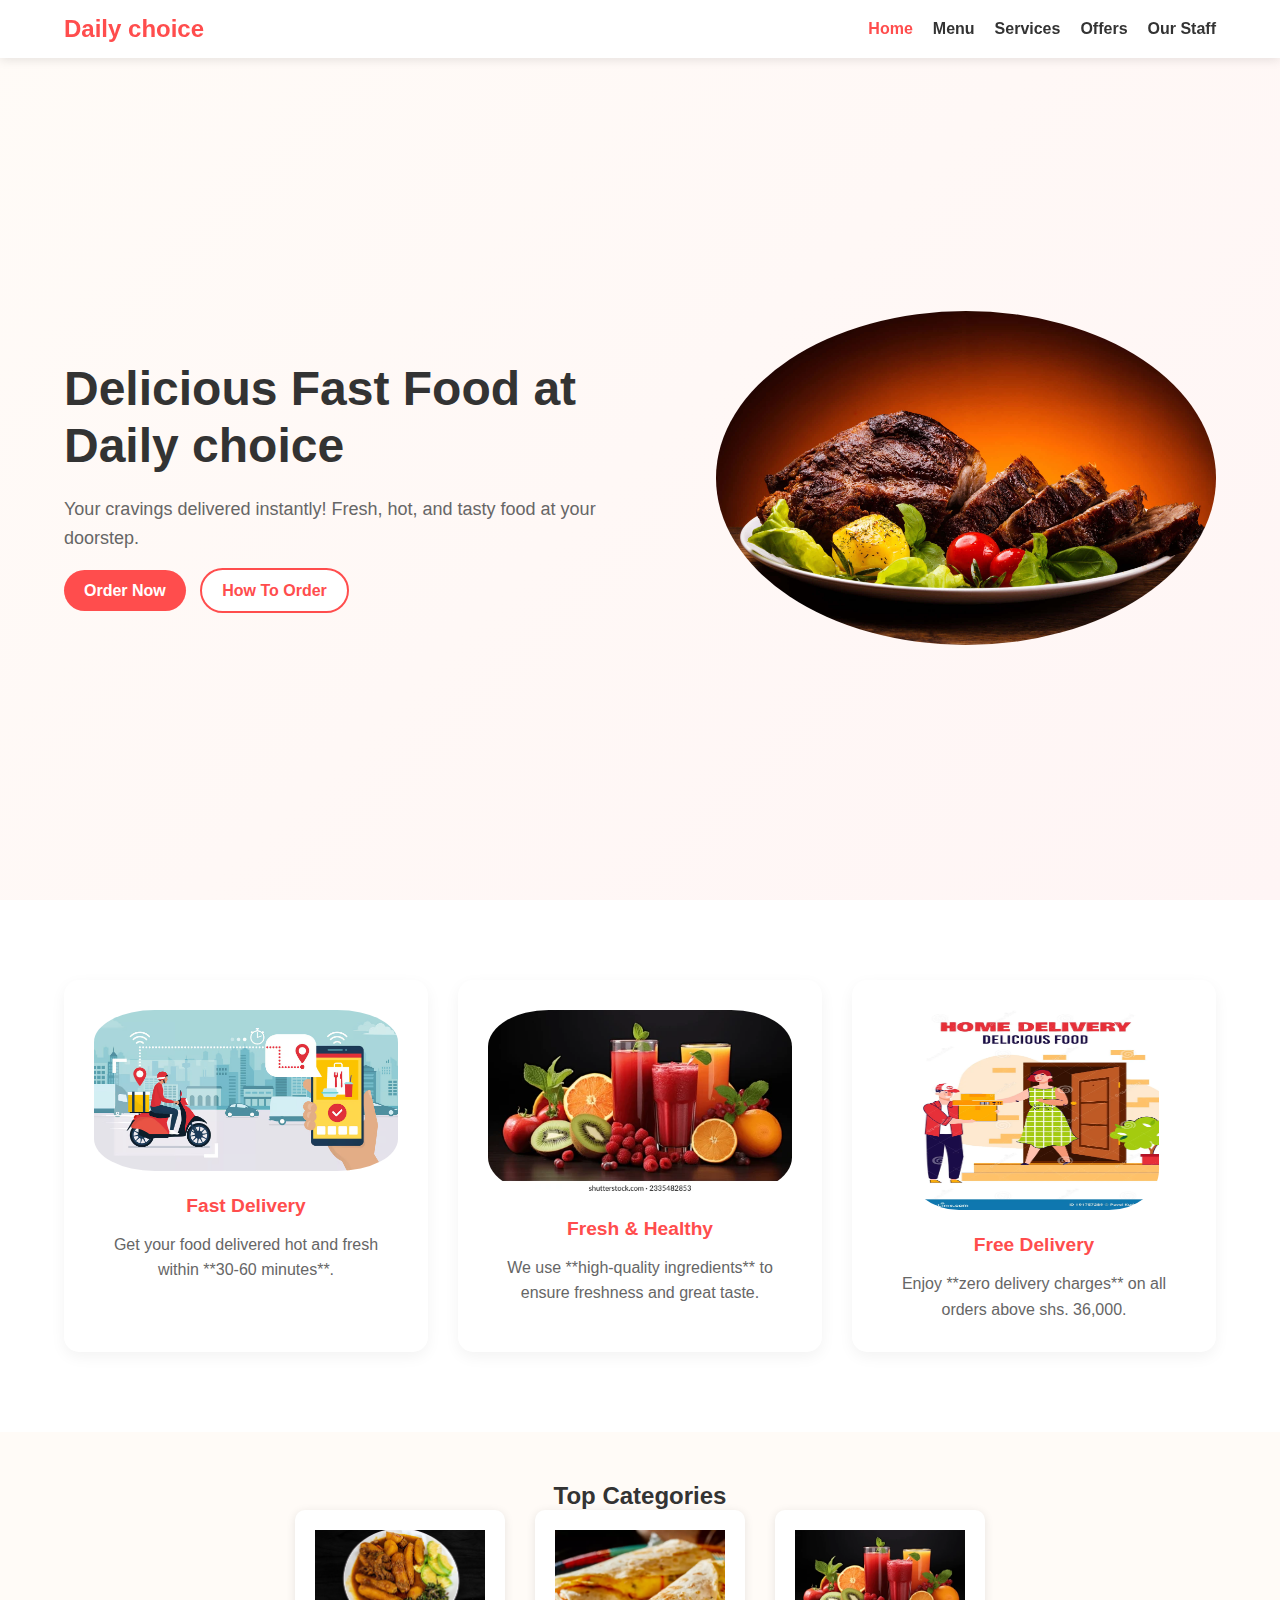
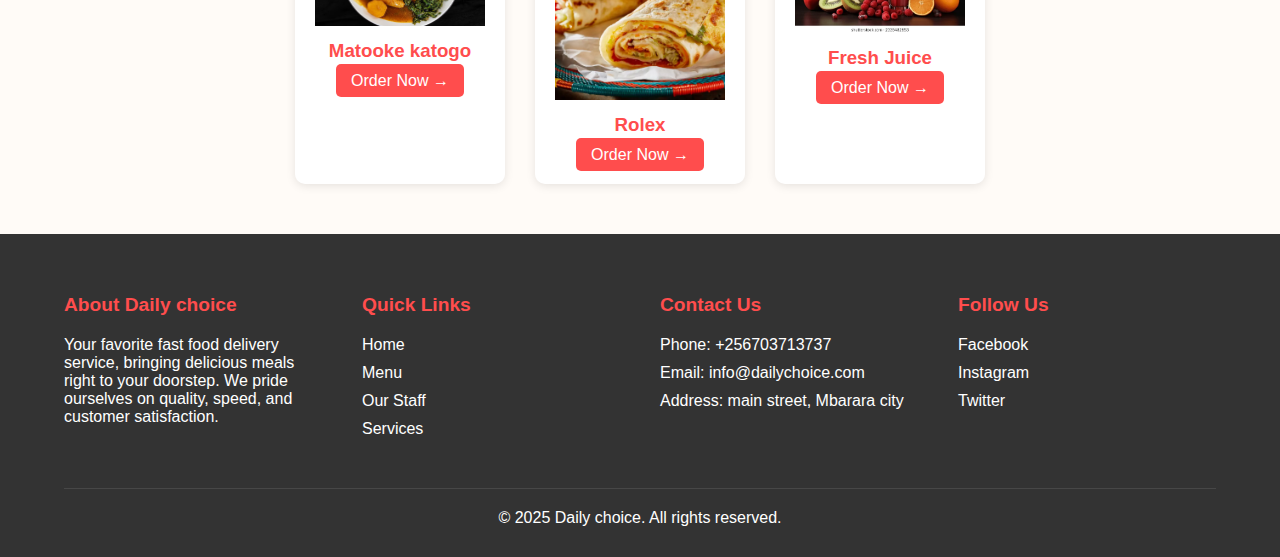
<file: Restaurant/index.html>
<!DOCTYPE html>
<html lang="en">
<head>
    <meta charset="UTF-8">
    <meta name="viewport" content="width=device-width, initial-scale=1.0">
    <title>Daily choice - Fast Food Delivery</title>
    <link rel="stylesheet" href="style.css">
    <script src="script.js" defer></script>
</head>
<body>

    <!-- Header -->
    <header>
        <div class="logo">Daily choice</div>
        <nav>
            <ul class="nav-links">
                <li><a href="index.html" class="active">Home</a></li>
                <li><a href="menu.html" >Menu</a></li>
                <li><a href="services.html">Services</a></li>
                <li><a href="offer.html">Offers</a></li>
                <li><a href="staff.html">Our Staff</a></li>
            </ul>
        </nav>
        <div class="hamburger">
            <span></span>
            <span></span>
            <span></span>
        </div>
    </header>
    
    <!-- Hero Section -->
    <section class="hero">
        <div class="hero-text">
            <h1>Delicious Fast Food at <span>Daily choice</span></h1>
            <p>Your cravings delivered instantly! Fresh, hot, and tasty food at your doorstep.</p>
            <div class="hero-buttons">
                <a href="menu.html" class="btn buy">Order Now</a>
                <a href="services.html#how-it-works" class="btn how">How To Order</a>
                
            </div>
        </div>
        <div class="hero-image">
            <img src="delicious-food.jpg" alt="Delicious Food">
        </div>
    </section>

    <!-- Features Section -->
    <section class="features">
        <div class="feature">
            <img src="fast-delivery.avif" alt="Fast Delivery">
            <h3>Fast Delivery</h3>
            <p>Get your food delivered hot and fresh within **30-60 minutes**.</p>
        </div>
        <div class="feature">
            <img src="fresh-juice.webp" alt="Fresh Food">
            <h3>Fresh & Healthy</h3>
            <p>We use **high-quality ingredients** to ensure freshness and great taste.</p>
        </div>
        <div class="feature">
            <img src="free-delivery.webp" alt="Free Delivery"style="height: 200px;width: 250px;">
            <h3>Free Delivery</h3>
            <p>Enjoy **zero delivery charges** on all orders above shs. 36,000.</p>
        </div>
    </section>

    <!-- Best Delivered Categories -->
    <section class="categories">
        <h2>Top <span>Categories</span></h2>
        <div class="category-container">
            <div class="category">
                <img src="matooke.jpg" alt="matooke">
                <h3>Matooke katogo</h3>
                <a href="menu.html#matooke" class="order-btn">Order Now →</a>
            </div>
            <div class="category">
                <img src="rolex.webp" alt="chapatiegg roll">
                <h3>Rolex</h3>
                <a href="menu.html#rolex" class="order-btn">Order Now →</a>
            </div>
            <div class="category">
                <img src="fresh-juice.webp" alt="fresh juice">
                <h3>Fresh Juice</h3>
                <a href="menu.html#juice" class="order-btn">Order Now →</a>
            </div>
        </div>
    </section>

    <!-- Footer -->
    <footer>
        <div class="footer-content">
            <div class="footer-section">
                <h3>About Daily choice</h3>
                <p>Your favorite fast food delivery service, bringing delicious meals right to your doorstep. We pride ourselves on quality, speed, and customer satisfaction.</p>
            </div>
            <div class="footer-section">
                <h3>Quick Links</h3>
                <ul>
                    <li><a href="index.html">Home</a></li>
                    <li><a href="menu.html">Menu</a></li>
                    <li><a href="staff.html">Our Staff</a></li>
                    <li><a href="services.html">Services</a></li>
                </ul>
            </div>
            <div class="footer-section">
                <h3>Contact Us</h3>
                <ul>
                    <li>Phone: +256703713737</li>
                    <li>Email: info@dailychoice.com</li>
                    <li>Address: main street, Mbarara city</li>
                </ul>
            </div>
            <div class="footer-section">
                <h3>Follow Us</h3>
                <ul>
                    <li><a href="#">Facebook</a></li>
                    <li><a href="#">Instagram</a></li>
                    <li><a href="#">Twitter</a></li>
                </ul>
            </div>
        </div>
        <div class="footer-bottom">
            <p>&copy; 2025 Daily choice. All rights reserved.</p>
        </div>
    </footer>

</body>
</html>
</file>
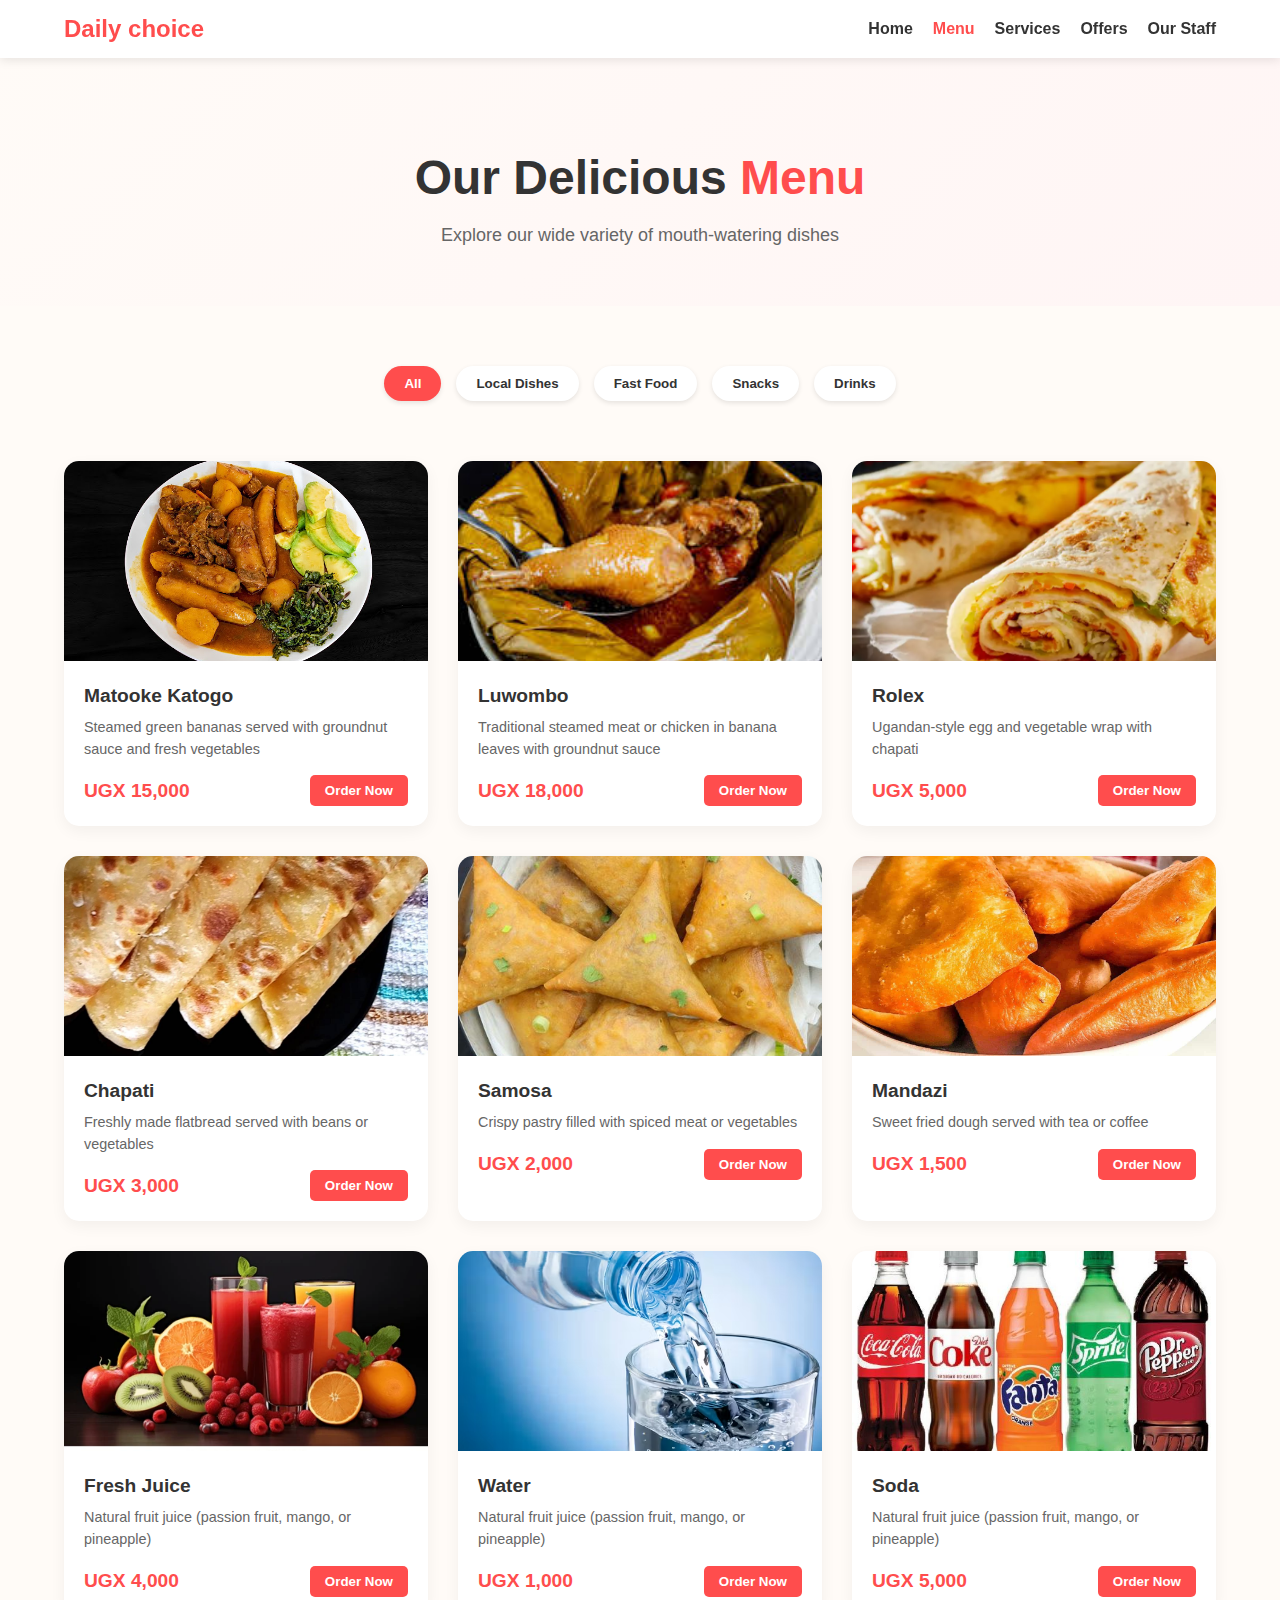
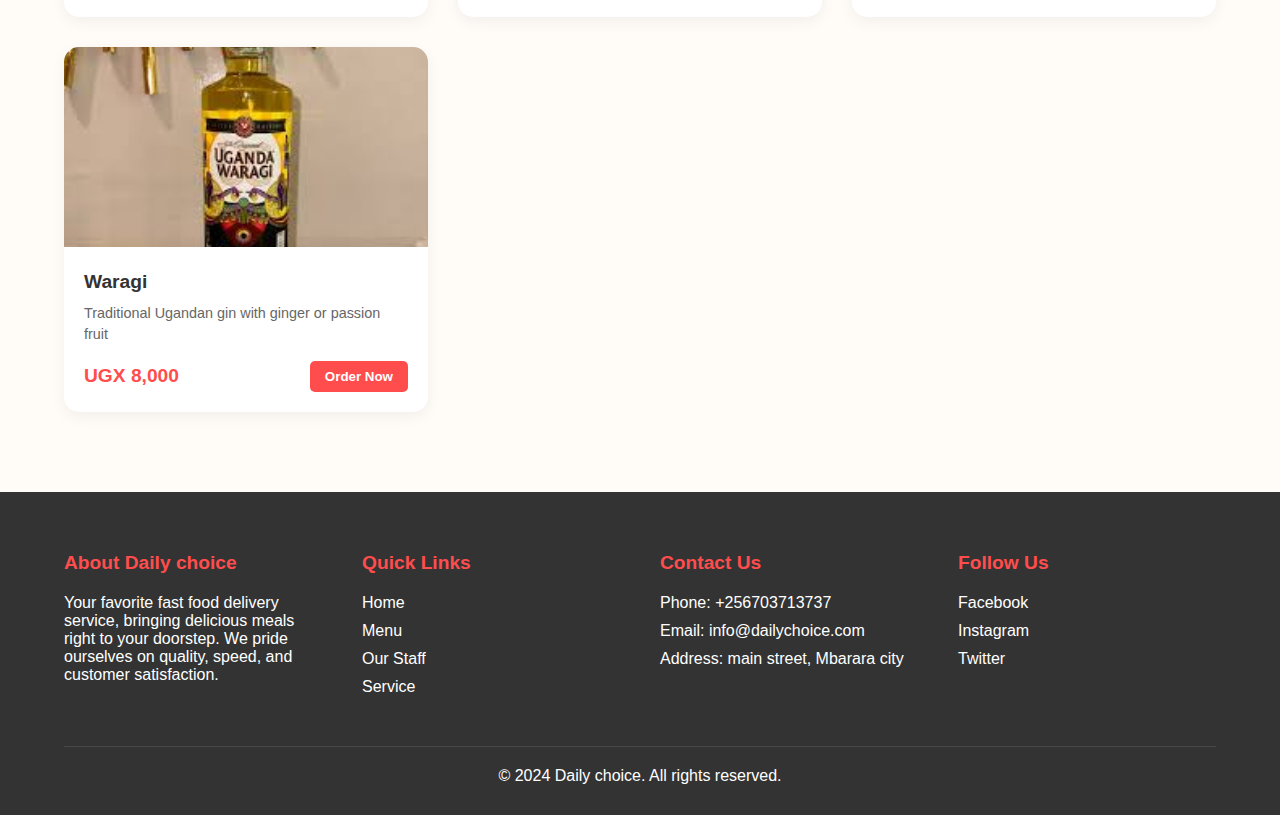
<file: Restaurant/menu.html>
<!DOCTYPE html>
<html lang="en">
<head>
    <meta charset="UTF-8">
    <meta name="viewport" content="width=device-width, initial-scale=1.0">
    <title>Menu - Daily choice</title>
    <link rel="stylesheet" href="style.css">
    <link rel="stylesheet" href="menu.css">
    <script src="script.js" defer></script>
</head>
<body>
    <!-- Header -->
    <header>
        <div class="logo">Daily choice</div>
        <nav>
            <ul class="nav-links">
                <li><a href="index.html">Home</a></li>
                <li><a href="menu.html" class="active">Menu</a></li>
                <li><a href="services.html">Services</a></li>
                <li><a href="offer.html">Offers</a></li>
                <li><a href="staff.html">Our Staff</a></li>
            </ul>
        </nav>
        <div class="hamburger">
            <span></span>
            <span></span>
            <span></span>
        </div>
    </header>

    <!-- Menu Hero Section -->
    <section class="menu-hero">
        <h1>Our Delicious <span>Menu</span></h1>
        <p>Explore our wide variety of mouth-watering dishes</p>
    </section>

    <!-- Menu Categories -->
    <section class="menu-categories">
        <div class="category-filters">
            <button class="filter-btn active" data-category="all">All</button>
            <button class="filter-btn" data-category="local">Local Dishes</button>
            <button class="filter-btn" data-category="fast-food">Fast Food</button>
            <button class="filter-btn" data-category="snacks">Snacks</button>
            <button class="filter-btn" data-category="drinks">Drinks</button>
        </div>

        <div class="menu-grid">
            <!-- Local Dishes -->
            <div class="menu-item" id="matooke" data-category="local">
                <img src="matooke.jpg" alt="Matooke">
                <div class="menu-item-content">
                    <h3>Matooke Katogo</h3>
                    <p>Steamed green bananas served with groundnut sauce and fresh vegetables</p>
                    <div class="menu-item-footer">
                        <span class="price">UGX 15,000</span>
                        <button onclick="OrderNow()" class="add-to-cart">Order Now</button>
                    </div>
                </div>
            </div>

            <div class="menu-item" data-category="local">
                <img src="luwombo.jpeg" alt="Luwombo">
                <div class="menu-item-content">
                    <h3>Luwombo</h3>
                    <p>Traditional steamed meat or chicken in banana leaves with groundnut sauce</p>
                    <div class="menu-item-footer">
                        <span class="price">UGX 18,000</span>
                        <button onclick="OrderNow()" class="add-to-cart">Order Now</button>
                    </div>
                </div>
            </div>

            <!-- Fast Food -->
            <div class="menu-item" id="rolex" data-category="fast-food">
                <img src="rolex.webp" alt="Rolex">
                <div class="menu-item-content">
                    <h3>Rolex</h3>
                    <p>Ugandan-style egg and vegetable wrap with chapati</p>
                    <div class="menu-item-footer">
                        <span class="price">UGX 5,000</span>
                        <button onclick="OrderNow()" class="add-to-cart">Order Now</button>
                    </div>
                </div>
            </div>

            <div class="menu-item" data-category="fast-food">
                <img src="chapatti.jpg" alt="Chapati">
                <div class="menu-item-content">
                    <h3>Chapati</h3>
                    <p>Freshly made flatbread served with beans or vegetables</p>
                    <div class="menu-item-footer">
                        <span class="price">UGX 3,000</span>
                        <button onclick="OrderNow()" class="add-to-cart">Order Now</button>
                    </div>
                </div>
            </div>

            <!-- Snacks -->
            <div class="menu-item" data-category="snacks">
                <img src="samosa.jpg" alt="Samosa">
                <div class="menu-item-content">
                    <h3>Samosa</h3>
                    <p>Crispy pastry filled with spiced meat or vegetables</p>
                    <div class="menu-item-footer">
                        <span class="price">UGX 2,000</span>
                        <button onclick="OrderNow()" class="add-to-cart">Order Now</button>
                    </div>
                </div>
            </div>

            <div class="menu-item" data-category="snacks">
                <img src="mandazi.jpg" alt="Mandazi">
                <div class="menu-item-content">
                    <h3>Mandazi</h3>
                    <p>Sweet fried dough served with tea or coffee</p>
                    <div class="menu-item-footer">
                        <span class="price">UGX 1,500</span>
                        <button onclick="OrderNow()" class="add-to-cart">Order Now</button>
                    </div>
                </div>
            </div>

            <!-- Drinks -->
            <div class="menu-item" id="juice" data-category="drinks">
                <img src="fresh-juice.webp" alt="Fresh Juice">
                <div class="menu-item-content">
                    <h3>Fresh Juice</h3>
                    <p>Natural fruit juice (passion fruit, mango, or pineapple)</p>
                    <div class="menu-item-footer">
                        <span class="price">UGX 4,000</span>
                        <button onclick="OrderNow()" class="add-to-cart">Order Now</button>
                    </div>
                </div>
            </div>

            <div class="menu-item" data-category="drinks">
                <img src="water.avif" alt="Water">
                <div class="menu-item-content">
                    <h3>Water</h3>
                    <p>Natural fruit juice (passion fruit, mango, or pineapple)</p>
                    <div class="menu-item-footer">
                        <span class="price">UGX 1,000</span>
                        <button onclick="OrderNow()" class="add-to-cart">Order Now</button>
                    </div>
                </div>
            </div>

            <div class="menu-item" data-category="drinks">
                <img src="soda.jpg" alt="Soda">
                <div class="menu-item-content">
                    <h3>Soda</h3>
                    <p>Natural fruit juice (passion fruit, mango, or pineapple)</p>
                    <div class="menu-item-footer">
                        <span class="price">UGX 5,000</span>
                        <button onclick="OrderNow()" class="add-to-cart">Order Now</button>
                    </div>
                </div>
            </div>

            <div class="menu-item" data-category="drinks">
                <img src="warago.jpeg" alt="Waragi">
                <div class="menu-item-content">
                    <h3>Waragi</h3>
                    <p>Traditional Ugandan gin with ginger or passion fruit</p>
                    <div class="menu-item-footer">
                        <span class="price">UGX 8,000</span>
                        <button onclick="OrderNow()" class="add-to-cart">Order Now</button>
                    </div>
                </div>
            </div>
        </div>
    </section>

    <!-- Footer -->
    <footer>
        <div class="footer-content">
            <div class="footer-section">
                <h3>About Daily choice</h3>
                <p>Your favorite fast food delivery service, bringing delicious meals right to your doorstep. We pride ourselves on quality, speed, and customer satisfaction.</p>
            </div>
            <div class="footer-section">
                <h3>Quick Links</h3>
                <ul>
                    <li><a href="index.html">Home</a></li>
                    <li><a href="menu.html">Menu</a></li>
                    <li><a href="staff.html">Our Staff</a></li>
                    <li><a href="services.html">Service</a></li>
                </ul>
            </div>
            <div class="footer-section">
                <h3>Contact Us</h3>
                <ul>
                    <li>Phone: +256703713737</li>
                    <li>Email: info@dailychoice.com</li>
                    <li>Address: main street, Mbarara city</li>
                </ul>
            </div>
            <div class="footer-section">
                <h3>Follow Us</h3>
                <ul>
                    <li><a href="#">Facebook</a></li>
                    <li><a href="#">Instagram</a></li>
                    <li><a href="#">Twitter</a></li>
                </ul>
            </div>
        </div>
        <div class="footer-bottom">
            <p>&copy; 2024 Daily choice. All rights reserved.</p>
        </div>
    </footer>
</body>

<script>
    function OrderNow() {
        if (confirm("Do you want to place this order?")) {
            alert("Your order has been Order Placed Successfully!");
            } else {alert("Your order has been cancelled");
            return;
            }
        }
</script>
</html>
</file>
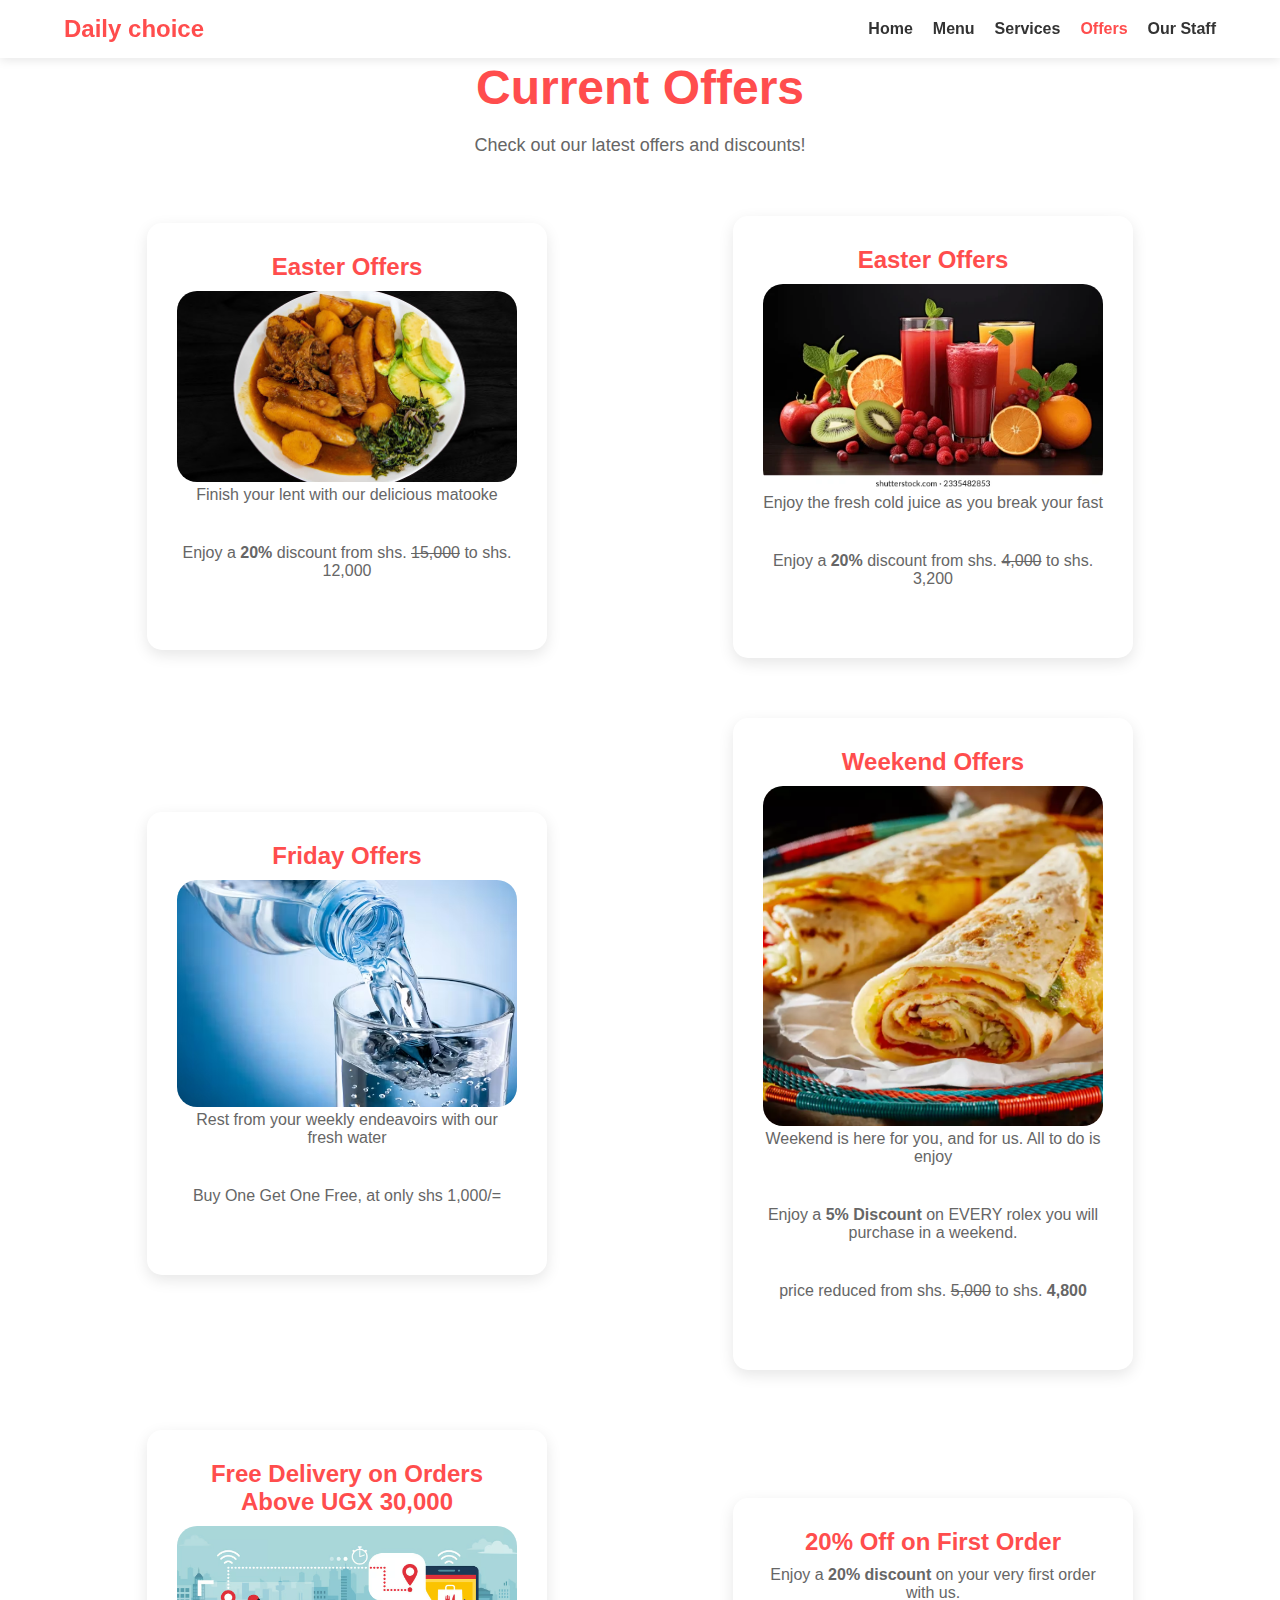
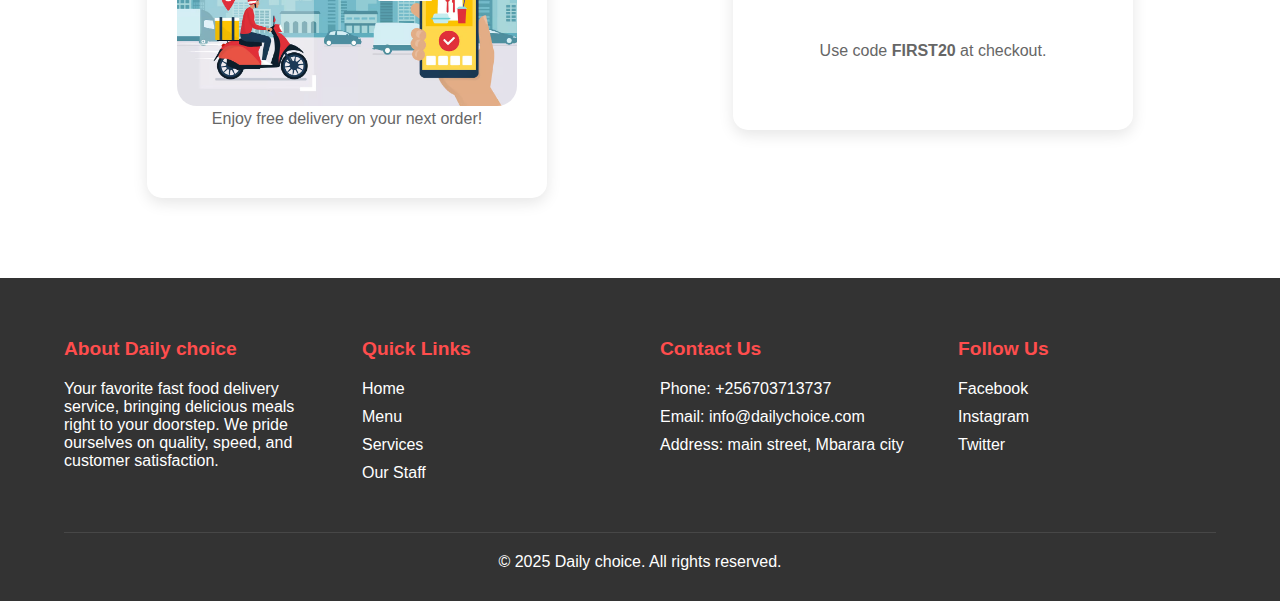
<file: Restaurant/offer.html>
<!DOCTYPE html>
<html lang="en">
<head>
    <meta charset="UTF-8">
    <meta name="viewport" content="width=device-width, initial-scale=1.0">
    <title>Offers - Daily choice</title>
    <link rel="stylesheet" href="style.css">
    <link rel="stylesheet" href="offer.css">
    <script src="script.js" defer></script>
</head>
<body>
    <!-- Header -->
    <header>
        <div class="logo">Daily choice</div>
        <nav>
            <ul class="nav-links">
                <li><a href="index.html">Home</a></li>
                <li><a href="menu.html">Menu</a></li>
                <li><a href="services.html">Services</a></li>
                <li><a href="offer.html" class="active">Offers</a></li>
                <li><a href="staff.html">Our Staff</a></li>
            </ul>
        </nav>
        <div class="hamburger">
            <span></span>
            <span></span>
            <span></span>
        </div>
    </header>

    <!-- Offers Section -->
    <section class="offers">
        <h1>Current Offers</h1>
        <p>Check out our latest offers and discounts!</p>
        <div class="cards">
            <div class="offer-card">
                <h3>Easter Offers</h3>
                <img src="matooke.jpg" alt="Matooke food" style="width: 100%;border-radius: 20px;">
                <p>Finish your lent with our delicious matooke</p>
                <p>Enjoy a <strong>20%</strong> discount from shs. <span style="text-decoration: line-through;">15,000</span> to shs. 12,000</p>
            </div>
            <div class="offer-card">
                <h3>Easter Offers</h3>
                <img src="fresh-juice.webp" alt="Fresh juice" style="width: 100%;border-radius: 20px;">
                <p>Enjoy the fresh cold juice as you break your fast</p>
                <p>Enjoy a <strong>20%</strong> discount from shs. <span style="text-decoration: line-through;">4,000</span> to shs. 3,200</p>
            </div>
            <div class="offer-card">
                <h3>Friday Offers</h3>
                <img src="water.avif" alt="water" style="width: 100%;border-radius: 20px;">
                <p>Rest from your weekly endeavoirs with our fresh water</p>
                <p>Buy One Get One Free, at only shs 1,000/=</p>
            </div>
            <div class="offer-card">
                <h3>Weekend Offers</h3>
                <img src="rolex.webp" alt="Rolex" style="width: 100%;border-radius: 20px;">
                <p>Weekend is here for you, and for us. All to do is enjoy</p>
                <p>Enjoy a <strong>5% Discount</strong> on EVERY rolex you will purchase in a weekend.</p>
                <p>price reduced from shs. <span style="text-decoration: line-through;">5,000</span> to shs. <strong>4,800</strong></p>
            </div>
            <div class="offer-card">
                <h3>Free Delivery on Orders Above UGX 30,000</h3>
                <img src="fast-delivery.avif" alt="Free Delivery" style="width: 100%;border-radius: 20px;">
                <p>Enjoy free delivery on your next order!</p>
            </div>    
            <div class="offer-card">
                <h3>20% Off on First Order</h3>
                <p>Enjoy a <strong>20% discount</strong> on your very first order with us. </p>
                <p>Use code <strong>FIRST20</strong> at checkout.</p>
            </div>          
        </div>

    </section>

    <!-- Footer -->
    <footer>
        <div class="footer-content">
            <div class="footer-section">
                <h3>About Daily choice</h3>
                <p>Your favorite fast food delivery service, bringing delicious meals right to your doorstep. We pride ourselves on quality, speed, and customer satisfaction.</p>
            </div>
            <div class="footer-section">
                <h3>Quick Links</h3>
                <ul>
                    <li><a href="index.html">Home</a></li>
                    <li><a href="menu.html">Menu</a></li>
                    <li><a href="services.html">Services</a></li>
                    <li><a href="staff.html">Our Staff</a></li>
                </ul>
            </div>
            <div class="footer-section">
                <h3>Contact Us</h3>
                <ul>
                    <li>Phone: +256703713737</li>
                    <li>Email: info@dailychoice.com</li>
                    <li>Address: main street, Mbarara city</li>
                </ul>
            </div>
            <div class="footer-section">
                <h3>Follow Us</h3>
                <ul>
                    <li><a href="#">Facebook</a></li>
                    <li><a href="#">Instagram</a></li>
                    <li><a href="#">Twitter</a></li>
                </ul>
            </div>
        </div>
        <div class="footer-bottom">
            <p>&copy; 2025 Daily choice. All rights reserved.</p>
        </div>
    </footer>
</body>
</html>
</file>
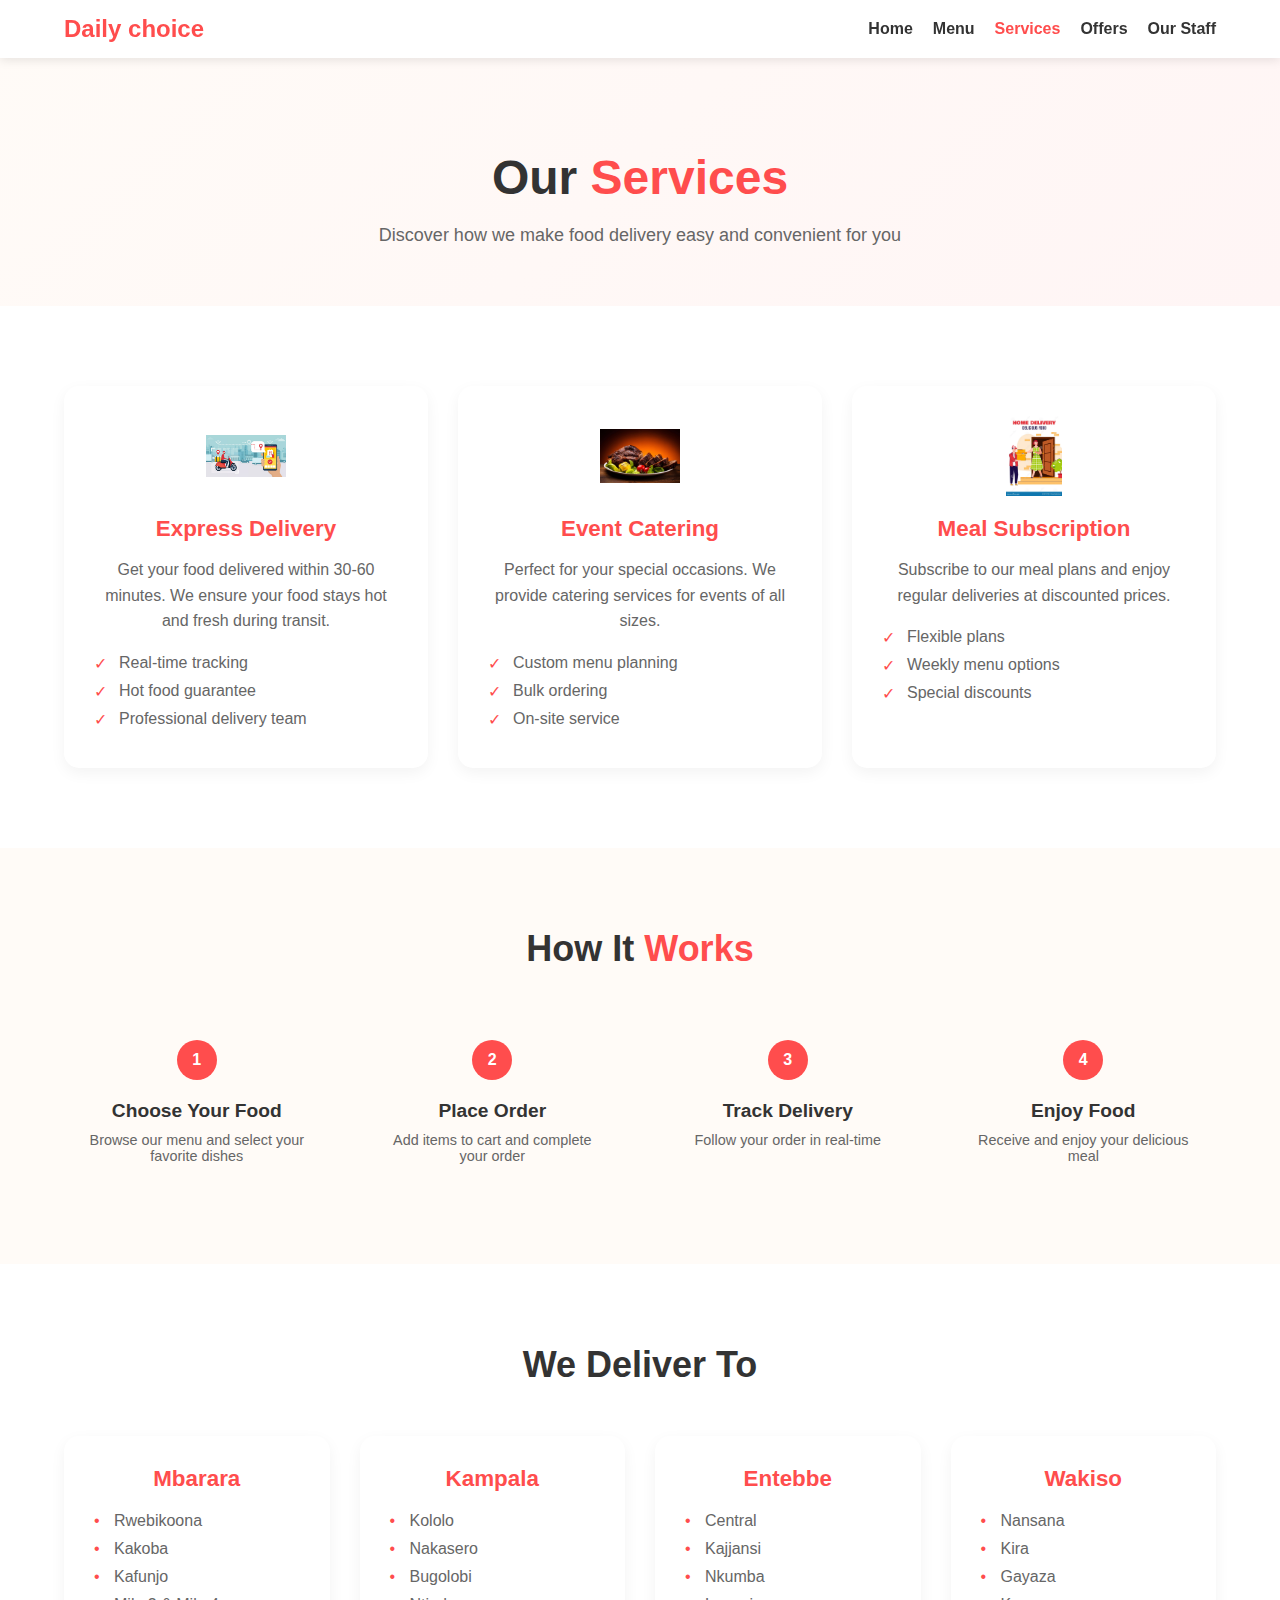
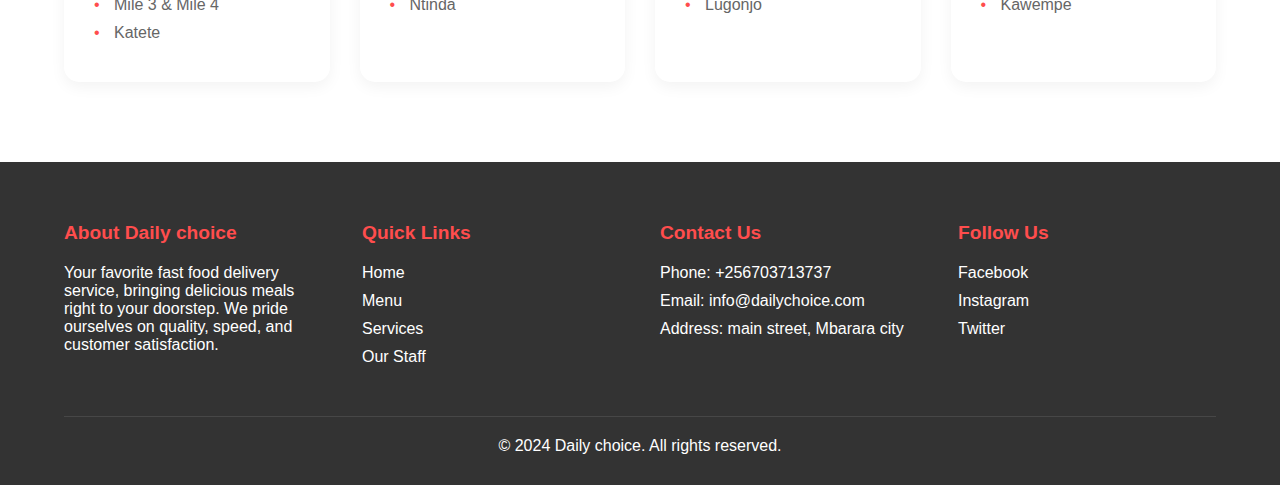
<file: Restaurant/services.html>
<!DOCTYPE html>
<html lang="en">
<head>
    <meta charset="UTF-8">
    <meta name="viewport" content="width=device-width, initial-scale=1.0">
    <title>Services - Daily choice</title>
    <link rel="stylesheet" href="style.css">
    <link rel="stylesheet" href="services.css">
    <script src="script.js" defer></script>
</head>
<body>
    <!-- Header -->
    <header>
        <div class="logo">Daily choice</div>
        <nav>
            <ul class="nav-links">
                <li><a href="index.html">Home</a></li>
                <li><a href="menu.html">Menu</a></li>
                <li><a href="services.html" class="active">Services</a></li>
                <li><a href="offer.html">Offers</a></li>
                <li><a href="staff.html">Our Staff</a></li>
            </ul>
        </nav>
        <div class="hamburger">
            <span></span>
            <span></span>
            <span></span>
        </div>
    </header>

    <!-- Services Hero Section -->
    <section class="services-hero">
        <h1>Our <span>Services</span></h1>
        <p>Discover how we make food delivery easy and convenient for you</p>
    </section>

    <!-- Main Services -->
    <section class="main-services">
        <div class="service-card">
            <div class="service-icon">
                <img src="fast-delivery.avif" alt="Fast Delivery">
            </div>
            <h3>Express Delivery</h3>
            <p>Get your food delivered within 30-60 minutes. We ensure your food stays hot and fresh during transit.</p>
            <ul class="service-features">
                <li>Real-time tracking</li>
                <li>Hot food guarantee</li>
                <li>Professional delivery team</li>
            </ul>
        </div>

        <div class="service-card">
            <div class="service-icon">
                <img src="delicious-food.jpg" alt="Catering">
            </div>
            <h3>Event Catering</h3>
            <p>Perfect for your special occasions. We provide catering services for events of all sizes.</p>
            <ul class="service-features">
                <li>Custom menu planning</li>
                <li>Bulk ordering</li>
                <li>On-site service</li>
            </ul>
        </div>

        <div class="service-card">
            <div class="service-icon">
                <img src="free-delivery.webp" alt="Subscription">
            </div>
            <h3>Meal Subscription</h3>
            <p>Subscribe to our meal plans and enjoy regular deliveries at discounted prices.</p>
            <ul class="service-features">
                <li>Flexible plans</li>
                <li>Weekly menu options</li>
                <li>Special discounts</li>
            </ul>
        </div>
    </section>

    <!-- How It Works -->
    <section class="how-it-works" id="how-it-works" >
        <h2>How It <span>Works</span></h2>
        <div class="steps-container">
            <div class="step">
                <div class="step-number">1</div>
                <h3>Choose Your Food</h3>
                <p>Browse our menu and select your favorite dishes</p>
            </div>
            <div class="step">
                <div class="step-number">2</div>
                <h3>Place Order</h3>
                <p>Add items to cart and complete your order</p>
            </div>
            <div class="step">
                <div class="step-number">3</div>
                <h3>Track Delivery</h3>
                <p>Follow your order in real-time</p>
            </div>
            <div class="step">
                <div class="step-number">4</div>
                <h3>Enjoy Food</h3>
                <p>Receive and enjoy your delicious meal</p>
            </div>
        </div>
    </section>

    <!-- Service Areas -->
    <section class="service-areas">
        <h2>We Deliver To</h2>
        <div class="areas-grid">
            <div class="area">
                <h3>Mbarara</h3>
                <ul>
                    <li>Rwebikoona</li>
                    <li>Kakoba</li>
                    <li>Kafunjo</li>
                    <li>Mile 3 & Mile 4</li>
                    <li>Katete</li>
                </ul>
            </div>
            <div class="area">
                <h3>Kampala</h3>
                <ul>
                    <li>Kololo</li>
                    <li>Nakasero</li>
                    <li>Bugolobi</li>
                    <li>Ntinda</li>
                </ul>
            </div>
            <div class="area">
                <h3>Entebbe</h3>
                <ul>
                    <li>Central</li>
                    <li>Kajjansi</li>
                    <li>Nkumba</li>
                    <li>Lugonjo</li>
                </ul>
            </div>
            <div class="area">
                <h3>Wakiso</h3>
                <ul>
                    <li>Nansana</li>
                    <li>Kira</li>
                    <li>Gayaza</li>
                    <li>Kawempe</li>
                </ul>
            </div>
        </div>
    </section>

    <!-- Footer -->
    <footer>
        <div class="footer-content">
            <div class="footer-section">
                <h3>About Daily choice</h3>
                <p>Your favorite fast food delivery service, bringing delicious meals right to your doorstep. We pride ourselves on quality, speed, and customer satisfaction.</p>
            </div>
            <div class="footer-section">
                <h3>Quick Links</h3>
                <ul>
                    <li><a href="index.html">Home</a></li>
                    <li><a href="menu.html">Menu</a></li>
                    <li><a href="services.html">Services</a></li>
                    <li><a href="staff.html">Our Staff</a></li>
                </ul>
            </div>
            <div class="footer-section">
                <h3>Contact Us</h3>
                <ul>
                    <li>Phone: +256703713737</li>
                    <li>Email: info@dailychoice.com</li>
                    <li>Address: main street, Mbarara city</li>
                </ul>
            </div>
            <div class="footer-section">
                <h3>Follow Us</h3>
                <ul>
                    <li><a href="#">Facebook</a></li>
                    <li><a href="#">Instagram</a></li>
                    <li><a href="#">Twitter</a></li>
                </ul>
            </div>
        </div>
        <div class="footer-bottom">
            <p>&copy; 2024 Daily choice. All rights reserved.</p>
        </div>
    </footer>
</body>
</html>
</file>
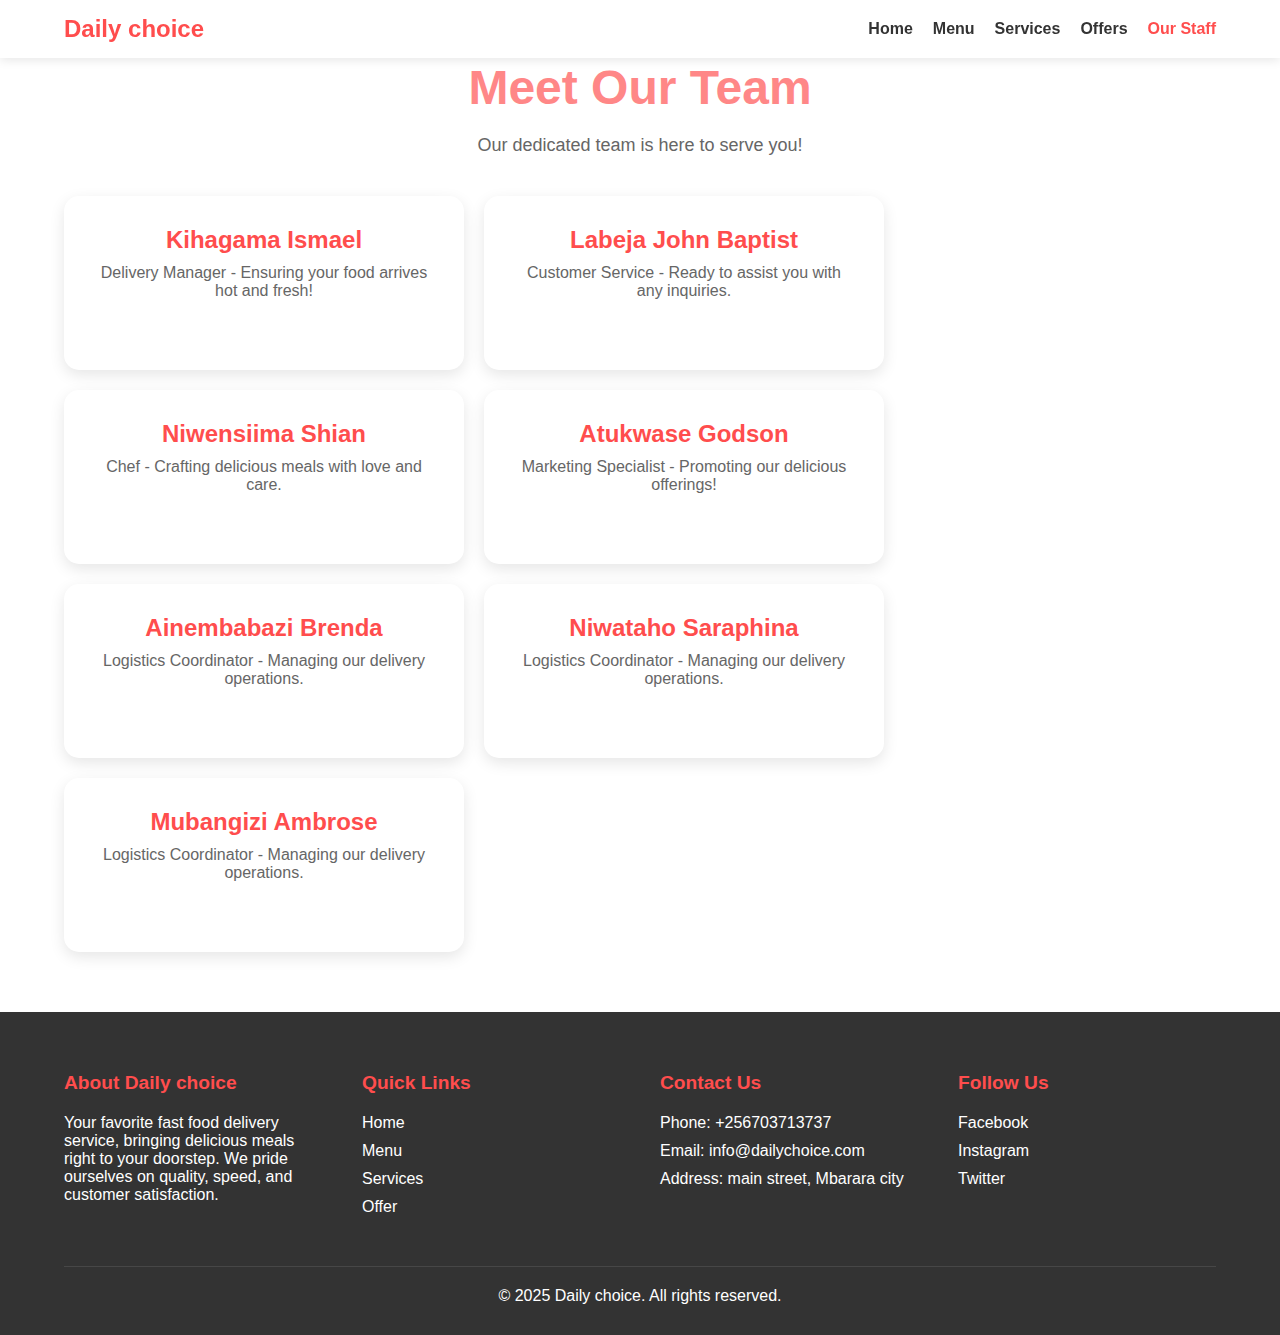
<file: Restaurant/staff.html>
<!DOCTYPE html>
<html lang="en">
<head>
    <meta charset="UTF-8">
    <meta name="viewport" content="width=device-width, initial-scale=1.0">
    <title>Our Staff - Daily choice</title>
    <link rel="stylesheet" href="style.css">
    <link rel="stylesheet" href="staff.css">
    <script src="script.js" defer></script>
</head>
<body>
    <!-- Header -->
    <header>
        <div class="logo">Daily choice</div>
        <nav>
            <ul class="nav-links">
                <li><a href="index.html">Home</a></li>
                <li><a href="menu.html">Menu</a></li>
                <li><a href="services.html">Services</a></li>
                <li><a href="offer.html">Offers</a></li>
                <li><a href="staff.html" class="active">Our Staff</a></li>
            </ul>
        </nav>
        <div class="hamburger">
            <span></span>
            <span></span>
            <span></span>
        </div>
    </header>

    <!-- Staff Section -->
    <section class="staff">
        <h1>Meet Our Team</h1>
        <p>Our dedicated team is here to serve you!</p>
        <div class="staff-members-container">
            <div class="staff-member">
                <h3>Kihagama Ismael</h3>
                <p>Delivery Manager - Ensuring your food arrives hot and fresh!</p>
            </div>
            <div class="staff-member">
                <h3>Labeja John Baptist</h3>
                <p>Customer Service - Ready to assist you with any inquiries.</p>
            </div>
            <div class="staff-member">
                <h3>Niwensiima Shian</h3>
                <p>Chef - Crafting delicious meals with love and care.</p>
            </div>
            <div class="staff-member">
                <h3>Atukwase Godson</h3>
                <p>Marketing Specialist - Promoting our delicious offerings!</p>
            </div>
            <div class="staff-member">
                <h3>Ainembabazi Brenda</h3>
                <p>Logistics Coordinator - Managing our delivery operations.</p>
            </div><div class="staff-member">
                <h3>Niwataho Saraphina</h3>
                <p>Logistics Coordinator - Managing our delivery operations.</p>
            </div><div class="staff-member">
                <h3>Mubangizi Ambrose</h3>
                <p>Logistics Coordinator - Managing our delivery operations.</p>
            </div>
        </div>
    </section>

    <!-- Footer -->
    <footer>
        <div class="footer-content">
            <div class="footer-section">
                <h3>About Daily choice</h3>
                <p>Your favorite fast food delivery service, bringing delicious meals right to your doorstep. We pride ourselves on quality, speed, and customer satisfaction.</p>
            </div>
            <div class="footer-section">
                <h3>Quick Links</h3>
                <ul>
                    <li><a href="index.html">Home</a></li>
                    <li><a href="menu.html">Menu</a></li>
                    <li><a href="services.html">Services</a></li>
                    <li><a href="offer.html">Offer</a></li>
                </ul>
            </div>
            <div class="footer-section">
                <h3>Contact Us</h3>
                <ul>
                    <li>Phone: +256703713737</li>
                    <li>Email: info@dailychoice.com</li>
                    <li>Address: main street, Mbarara city</li>
                </ul>
            </div>
            <div class="footer-section">
                <h3>Follow Us</h3>
                <ul>
                    <li><a href="#">Facebook</a></li>
                    <li><a href="#">Instagram</a></li>
                    <li><a href="#">Twitter</a></li>
                </ul>
            </div>
        </div>
        <div class="footer-bottom">
            <p>&copy; 2025 Daily choice. All rights reserved.</p>
        </div>
    </footer>
</body>
</html>
</file>
<file: Restaurant/menu.css>
/* Menu Hero Section */
.menu-hero {
    background: linear-gradient(135deg, #fffbf7 0%, #fff5f5 100%);
    padding: 150px 5% 60px;
    text-align: center;
}

.menu-hero h1 {
    font-size: clamp(32px, 5vw, 48px);
    font-weight: 700;
    margin-bottom: 20px;
}

.menu-hero h1 span {
    color: #ff4d4d;
}

.menu-hero p {
    font-size: clamp(16px, 2vw, 18px);
    color: #666;
    max-width: 600px;
    margin: 0 auto;
}

/* Menu Categories */
.menu-categories {
    padding: 60px 5%;
}

.category-filters {
    display: flex;
    justify-content: center;
    gap: 15px;
    margin-bottom: 40px;
    flex-wrap: wrap;
}

.filter-btn {
    padding: 10px 20px;
    border: none;
    background: #fff;
    border-radius: 25px;
    cursor: pointer;
    font-weight: 600;
    color: #333;
    transition: all 0.3s ease;
    box-shadow: 0 2px 5px rgba(0, 0, 0, 0.1);
}

.filter-btn:hover {
    background: #ff4d4d;
    color: #fff;
}

.filter-btn.active {
    background: #ff4d4d;
    color: #fff;
}

/* Menu Grid */
.menu-grid {
    display: grid;
    grid-template-columns: repeat(auto-fit, minmax(280px, 1fr));
    gap: 30px;
    padding: 20px 0;
}

.menu-item {
    background: #fff;
    border-radius: 15px;
    overflow: hidden;
    box-shadow: 0 5px 15px rgba(0, 0, 0, 0.05);
    transition: transform 0.3s ease;
}

.menu-item:hover {
    transform: translateY(-5px);
}

.menu-item img {
    width: 100%;
    height: 200px;
    object-fit: cover;
}

.menu-item-content {
    padding: 20px;
}

.menu-item-content h3 {
    color: #333;
    margin-bottom: 10px;
    font-size: 1.2rem;
}

.menu-item-content p {
    color: #666;
    font-size: 0.9rem;
    margin-bottom: 15px;
    line-height: 1.5;
}

.menu-item-footer {
    display: flex;
    justify-content: space-between;
    align-items: center;
}

.price {
    font-size: 1.2rem;
    font-weight: 600;
    color: #ff4d4d;
}

.add-to-cart {
    background: #ff4d4d;
    color: #fff;
    border: none;
    padding: 8px 15px;
    border-radius: 5px;
    cursor: pointer;
    font-weight: 600;
    transition: background 0.3s ease;
}

.add-to-cart:hover {
    background: #ff3333;
}

/* Responsive Design */
@media (max-width: 768px) {
    .menu-hero {
        padding: 120px 20px 40px;
    }

    .category-filters {
        gap: 10px;
    }

    .filter-btn {
        padding: 8px 15px;
        font-size: 0.9rem;
    }

    .menu-grid {
        grid-template-columns: repeat(auto-fit, minmax(250px, 1fr));
        gap: 20px;
    }

    .menu-item img {
        height: 180px;
    }
}

@media (max-width: 480px) {
    .menu-categories {
        padding: 40px 20px;
    }

    .category-filters {
        flex-wrap: nowrap;
        overflow-x: auto;
        padding-bottom: 10px;
        -webkit-overflow-scrolling: touch;
    }

    .filter-btn {
        white-space: nowrap;
    }

    .menu-item-footer {
        flex-direction: column;
        gap: 10px;
        align-items: stretch;
    }

    .add-to-cart {
        width: 100%;
    }
}
</file>
<file: Restaurant/offer.css>
/* Offers Section */
.offers {
    padding: 60px 5%;
    text-align: center;
    background-color: #fff; /* Added background for better contrast */
}

.offers h1 {
    font-size: clamp(32px, 5vw, 48px);
    font-weight: 700;
    margin-bottom: 20px;
    color: #ff4d4d; /* Consistent color with the brand */
}

.cards{
    display: flex;
    flex-wrap: wrap;
    align-items: center; /* Center align items */
    gap: 20px; /* Space between cards */
}

.offers p {
    font-size: clamp(16px, 2vw, 18px);
    color: #666;
    max-width: 600px;
    margin: 0 auto 40px;
}

.offer-card {
    background: #fff;
    border-radius: 15px;
    padding: 30px; /* Increased padding for better spacing */
    box-shadow: 0 5px 15px rgba(0, 0, 0, 0.1);
    margin: 20px auto;
    max-width: 400px;
    transition: transform 0.3s ease; /* Added hover effect */
}

.offer-card:hover {
    transform: translateY(-5px); /* Subtle lift on hover */
}

.offer-card h3 {
    color: #ff4d4d;
    margin-bottom: 10px;
    font-size: 1.5rem; /* Increased font size for emphasis */
}

.offer-card p {
    color: #666;
    font-size: 1rem;
}

/* Responsive Design */
@media (max-width: 768px) {
    .offers {
        margin-top: 100px;
        padding: 40px 20px;
    }

    .offer-card {
        margin: 15px auto;
    }
}
</file>
<file: Restaurant/services.css>
/* Services Hero Section */
.services-hero {
    background: linear-gradient(135deg, #fffbf7 0%, #fff5f5 100%);
    padding: 150px 5% 60px;
    text-align: center;
}

.services-hero h1 {
    font-size: clamp(32px, 5vw, 48px);
    font-weight: 700;
    margin-bottom: 20px;
}

.services-hero h1 span {
    color: #ff4d4d;
}

.services-hero p {
    font-size: clamp(16px, 2vw, 18px);
    color: #666;
    max-width: 600px;
    margin: 0 auto;
}

/* Main Services */
.main-services {
    display: grid;
    grid-template-columns: repeat(auto-fit, minmax(300px, 1fr));
    gap: 30px;
    padding: 80px 5%;
    background-color: #fff;
}

.service-card {
    background: #fff;
    border-radius: 15px;
    padding: 30px;
    text-align: center;
    box-shadow: 0 5px 15px rgba(0, 0, 0, 0.05);
    transition: transform 0.3s ease;
}

.service-card:hover {
    transform: translateY(-10px);
}

.service-icon {
    width: 80px;
    height: 80px;
    margin: 0 auto 20px;
}

.service-icon img {
    width: 100%;
    height: 100%;
    object-fit: contain;
}

.service-card h3 {
    color: #ff4d4d;
    margin-bottom: 15px;
    font-size: 1.4rem;
}

.service-card p {
    color: #666;
    margin-bottom: 20px;
    line-height: 1.6;
}

.service-features {
    list-style: none;
    text-align: left;
}

.service-features li {
    color: #666;
    margin-bottom: 10px;
    padding-left: 25px;
    position: relative;
}

.service-features li::before {
    content: "✓";
    color: #ff4d4d;
    position: absolute;
    left: 0;
}

/* How It Works */
.how-it-works {
    padding: 80px 5%;
    background: #fffbf7;
    text-align: center;
}

.how-it-works h2 {
    font-size: clamp(28px, 4vw, 36px);
    margin-bottom: 50px;
}

.how-it-works h2 span {
    color: #ff4d4d;
}

.steps-container {
    display: grid;
    grid-template-columns: repeat(auto-fit, minmax(200px, 1fr));
    gap: 30px;
    max-width: 1200px;
    margin: 0 auto;
}

.step {
    position: relative;
    padding: 20px;
}

.step-number {
    width: 40px;
    height: 40px;
    background: #ff4d4d;
    color: #fff;
    border-radius: 50%;
    display: flex;
    align-items: center;
    justify-content: center;
    font-weight: 700;
    margin: 0 auto 20px;
}

.step h3 {
    color: #333;
    margin-bottom: 10px;
    font-size: 1.2rem;
}

.step p {
    color: #666;
    font-size: 0.9rem;
}

/* Service Areas */
.service-areas {
    padding: 80px 5%;
    background: #fff;
    text-align: center;
}

.service-areas h2 {
    font-size: clamp(28px, 4vw, 36px);
    margin-bottom: 50px;
}

.areas-grid {
    display: grid;
    grid-template-columns: repeat(auto-fit, minmax(250px, 1fr));
    gap: 30px;
    max-width: 1200px;
    margin: 0 auto;
}

.area {
    background: #fff;
    padding: 30px;
    border-radius: 15px;
    box-shadow: 0 5px 15px rgba(0, 0, 0, 0.05);
}

.area h3 {
    color: #ff4d4d;
    margin-bottom: 20px;
    font-size: 1.4rem;
}

.area ul {
    list-style: none;
    text-align: left;
}

.area ul li {
    color: #666;
    margin-bottom: 10px;
    padding-left: 20px;
    position: relative;
}

.area ul li::before {
    content: "•";
    color: #ff4d4d;
    position: absolute;
    left: 0;
}

/* Responsive Design */
@media (max-width: 768px) {
    .services-hero {
        padding: 120px 20px 40px;
    }

    .main-services {
        padding: 40px 20px;
    }

    .steps-container {
        gap: 20px;
    }

    .step {
        padding: 15px;
    }
}

@media (max-width: 480px) {
    .service-card {
        padding: 20px;
    }

    .service-icon {
        width: 60px;
        height: 60px;
    }

    .step-number {
        width: 35px;
        height: 35px;
    }
}
</file>
<file: Restaurant/staff.css>
/* Staff Section */
.staff {
    padding: 60px 5%;
    text-align: center;
    background-color: #fff; /* Added background for better contrast */
}

.staff h1 {
    font-size: clamp(32px, 5vw, 48px);
    font-weight: 700;
    margin-bottom: 20px;
    color: #ff8787; /* Consistent color with the brand */
}

.staff p {
    font-size: clamp(16px, 2vw, 18px);
    color: #666;
    max-width: 600px;
    margin: 0 auto 40px;
}

/* Flexbox Layout for Staff Members */
.staff-members-container {
    display: flex;
    flex-wrap: wrap;
    align-items: center; /* Center align items */
    gap: 20px; /* Space between cards */
}

.staff-member {
    background: #fff;
    border-radius: 15px;
    padding: 30px; /* Increased padding for better spacing */
    box-shadow: 0 5px 15px rgba(0, 0, 0, 0.1);
    transition: transform 0.3s ease; /* Added hover effect */
    width: 100%; /* Full width for better responsiveness */
    max-width: 400px; /* Limit max width */
}

.staff-member:hover {
    transform: translateY(-5px); /* Subtle lift on hover */
}

.staff-member h3 {
    color: #ff4d4d;
    margin-bottom: 10px;
    font-size: 1.5rem; /* Increased font size for emphasis */
}

.staff-member p {
    color: #666;
    font-size: 1rem;
}

/* Responsive Design */
@media (max-width: 768px) {

    .staff {
        margin-top: 100px;
        padding: 40px 20px;
    }

    .staff-members-container {
        flex-direction: column; /* Stack in a single column on small screens */
    }

    .staff-member {
        margin: 15px auto;
    }
}
</file>
<file: Restaurant/style.css>
/* General Reset */
* {
    margin: 0;
    padding: 0;
    box-sizing: border-box;
    font-family: 'Poppins', sans-serif;
}

body {
    background-color: #fffbf7;
    color: #333;
    min-height: 100vh;
    display: flex;
    flex-direction: column;
}

/* Header */
header {
    display: flex;
    justify-content: space-between;
    align-items: center;
    padding: 15px 5%;
    background-color: #fff;
    box-shadow: 0px 2px 10px rgba(0, 0, 0, 0.1);
    position: fixed;
    width: 100%;
    top: 0;
    z-index: 1000;
}

.logo {
    font-size: 24px;
    font-weight: 700;
    color: #ff4d4d;
}

nav ul {
    list-style: none;
    display: flex;
    gap: 20px;
}

nav ul li a {
    text-decoration: none;
    color: #333;
    font-weight: 600;
}

nav ul li a.active {
    color: #ff4d4d;
}

/* Hamburger Menu */
.hamburger {
    display: none;
    flex-direction: column;
    cursor: pointer;
}

.hamburger span {
    background: #ff4d4d;
    height: 3px;
    width: 25px;
    margin: 4px 0;
}

/* Hero Section */
.hero {
    display: flex;
    align-items: center;
    justify-content: space-between;
    padding: 120px 5% 60px;
    flex-wrap: wrap;
    gap: 40px;
    min-height: 100vh;
    background: linear-gradient(135deg, #fffbf7 0%, #fff5f5 100%);
}

.hero-text {
    flex: 1;
    min-width: 300px;
    max-width: 600px;
}

.hero-text h1 {
    font-size: clamp(32px, 5vw, 48px);
    font-weight: 700;
    line-height: 1.2;
    margin-bottom: 20px;
}

.hero-text p {
    font-size: clamp(16px, 2vw, 18px);
    line-height: 1.6;
    margin-bottom: 30px;
    color: #666;
}

.hero-image {
    flex: 1;
    min-width: 300px;
    max-width: 500px;
}

.hero-image img {
    width: 100%;
    height: auto;
    animation: float 6s ease-in-out infinite;
    border-radius: 50%;
}

@keyframes float {
    0% { transform: translateY(0px); }
    50% { transform: translateY(-20px); }
    100% { transform: translateY(0px); }
}

.hero-buttons {
    margin-top: 20px;
}

.hero-buttons .btn {
    text-decoration: none;
    padding: 12px 20px;
    border-radius: 25px;
    margin-right: 10px;
    font-weight: 600;
}

.hero-buttons .buy {
    background-color: #ff4d4d;
    color: #fff;
}

.hero-buttons .how {
    background-color: #fff;
    border: 2px solid #ff4d4d;
    color: #ff4d4d;
}

/* Features Section */
.features {
    display: grid;
    grid-template-columns: repeat(auto-fit, minmax(250px, 1fr));
    gap: 30px;
    padding: 80px 5%;
    background-color: #fff;
}

.feature {
    text-align: center;
    padding: 30px;
    border-radius: 15px;
    background: #fff;
    box-shadow: 0 5px 15px rgba(0, 0, 0, 0.05);
    transition: transform 0.3s ease;
}

.feature:hover {
    transform: translateY(-10px);
}

.feature img {
    width: 100%;
    margin-bottom: 20px;
    border-radius: 20%;
}

.feature h3 {
    color: #ff4d4d;
    margin-bottom: 15px;
    font-size: 1.2rem;
}

.feature p {
    color: #666;
    line-height: 1.6;
}

/* Categories */
.categories {
    padding: 50px;
    text-align: center;
}

.category-container {
    display: flex;
    justify-content: center;
    gap: 30px;
    flex-wrap: wrap;
}

.category {
    background: white;
    padding: 20px;
    border-radius: 10px;
    box-shadow: 0px 2px 10px rgba(0, 0, 0, 0.1);
    text-align: center;
    transition: 0.3s;
}

.category:hover {
    transform: translateY(-5px);
}

.category img {
    width: 170px;
}

.category h3 {
    margin: 10px 0;
    color: #ff4d4d;
}

.order-btn {
    text-decoration: none;
    background-color: #ff4d4d;
    color: #fff;
    padding: 8px 15px;
    border-radius: 5px;
}

/* Footer */
footer {
    background-color: #333;
    color: #fff;
    padding: 60px 5% 30px;
    margin-top: auto;
}

.footer-content {
    display: grid;
    grid-template-columns: repeat(auto-fit, minmax(200px, 1fr));
    gap: 40px;
    margin-bottom: 40px;
}

.footer-section h3 {
    color: #ff4d4d;
    margin-bottom: 20px;
    font-size: 1.2rem;
}

.footer-section ul {
    list-style: none;
}

.footer-section ul li {
    margin-bottom: 10px;
}

.footer-section ul li a {
    color: #fff;
    text-decoration: none;
    transition: color 0.3s ease;
}

.footer-section ul li a:hover {
    color: #ff4d4d;
}

.footer-bottom {
    text-align: center;
    padding-top: 20px;
    border-top: 1px solid rgba(255, 255, 255, 0.1);
}

/* Responsive Design */
@media (max-width: 768px) {
    header {
        padding: 15px 20px;
    }

    nav ul {
        display: none;
        flex-direction: column;
        position: fixed;
        top: 60px;
        left: 0;
        width: 100%;
        background: #fff;
        padding: 20px;
        box-shadow: 0 2px 10px rgba(0, 0, 0, 0.1);
    }

    nav ul.active {
        display: flex;
    }

    .hamburger {
        display: flex;
    }

    .hero {
        flex-direction: column;
        text-align: center;
        padding-top: 100px;
    }

    .hero-text {
        max-width: 100%;
    }

    .hero-buttons {
        display: flex;
        flex-direction: column;
        gap: 15px;
        align-items: center;
    }

    .hero-buttons .btn {
        width: 100%;
        max-width: 200px;
        text-align: center;
    }

    .features {
        grid-template-columns: 1fr;
        padding: 40px 20px;
    }

    .footer-content {
        grid-template-columns: 1fr;
        text-align: center;
    }
}

@media (max-width: 480px) {
    .hero-text h1 {
        font-size: 28px;
    }

    .hero-text p {
        font-size: 16px;
    }

    .category-container {
        gap: 20px;
    }
}
</file>
